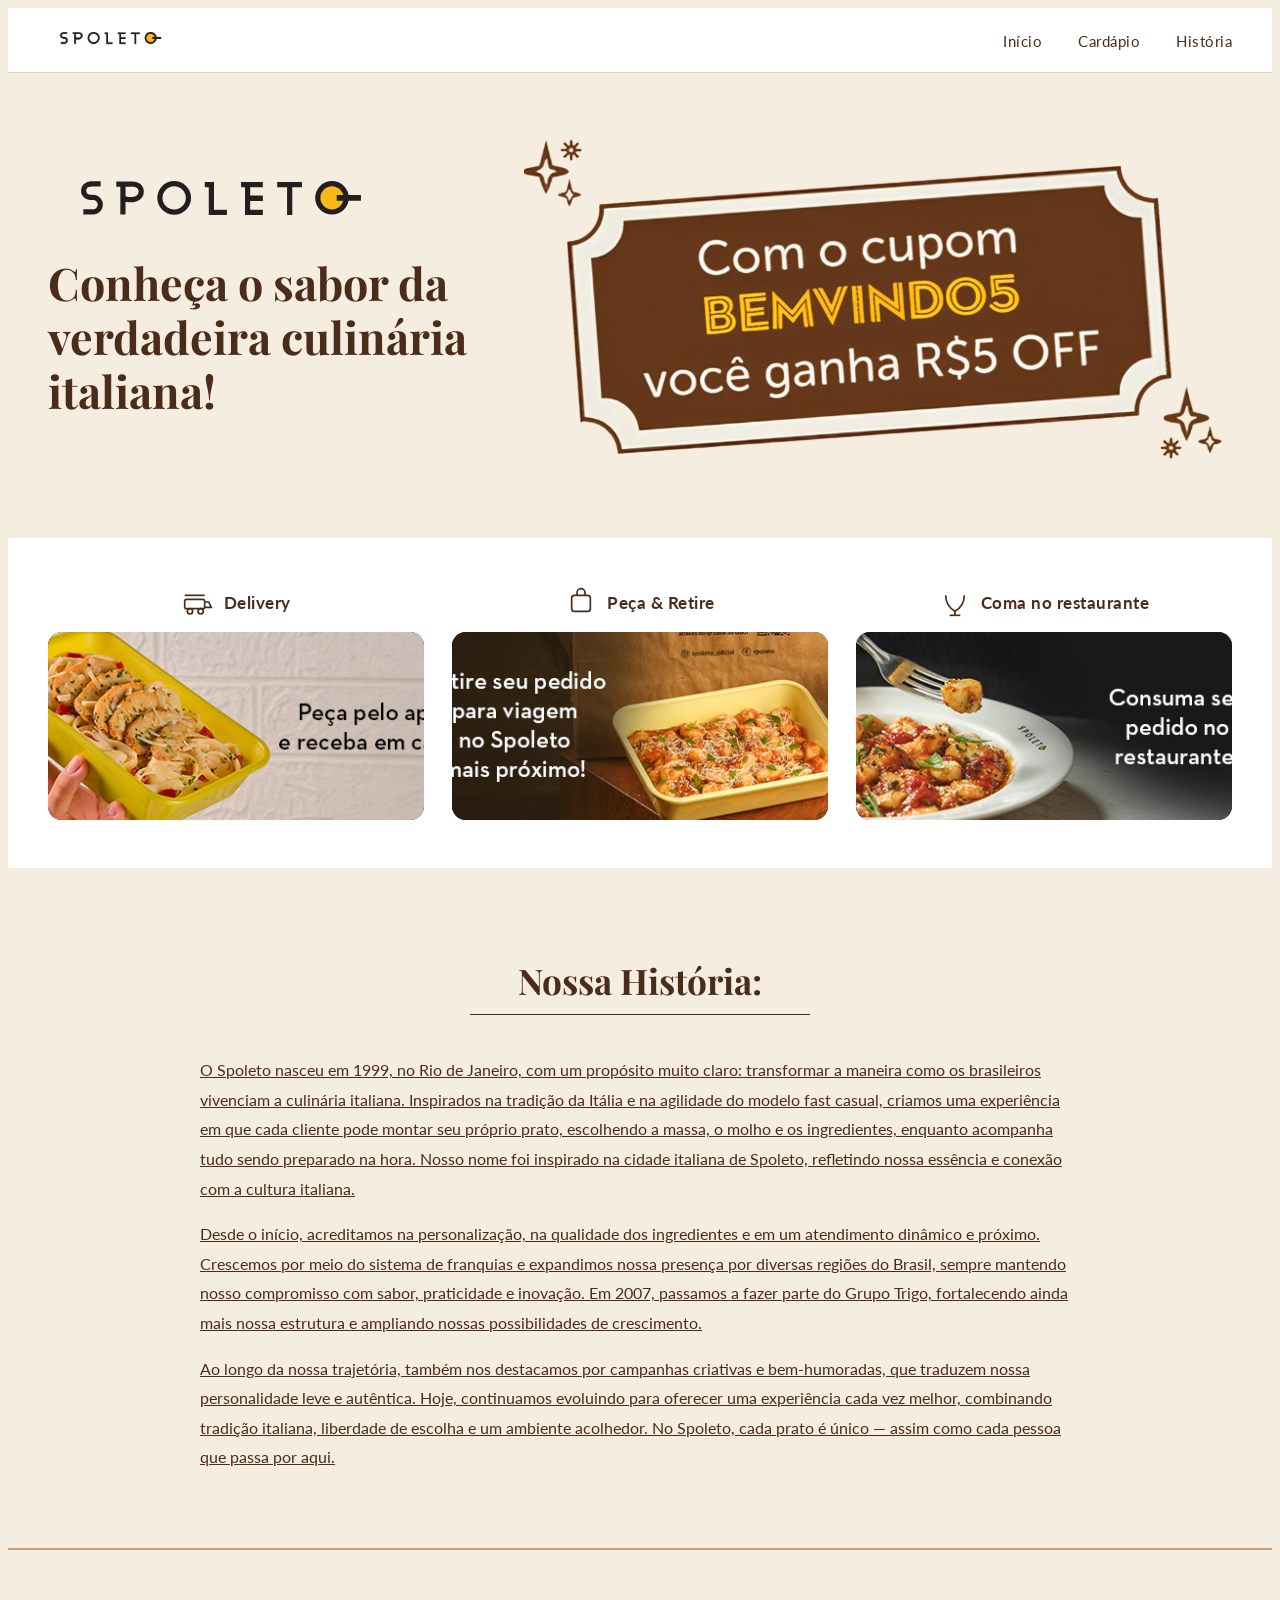
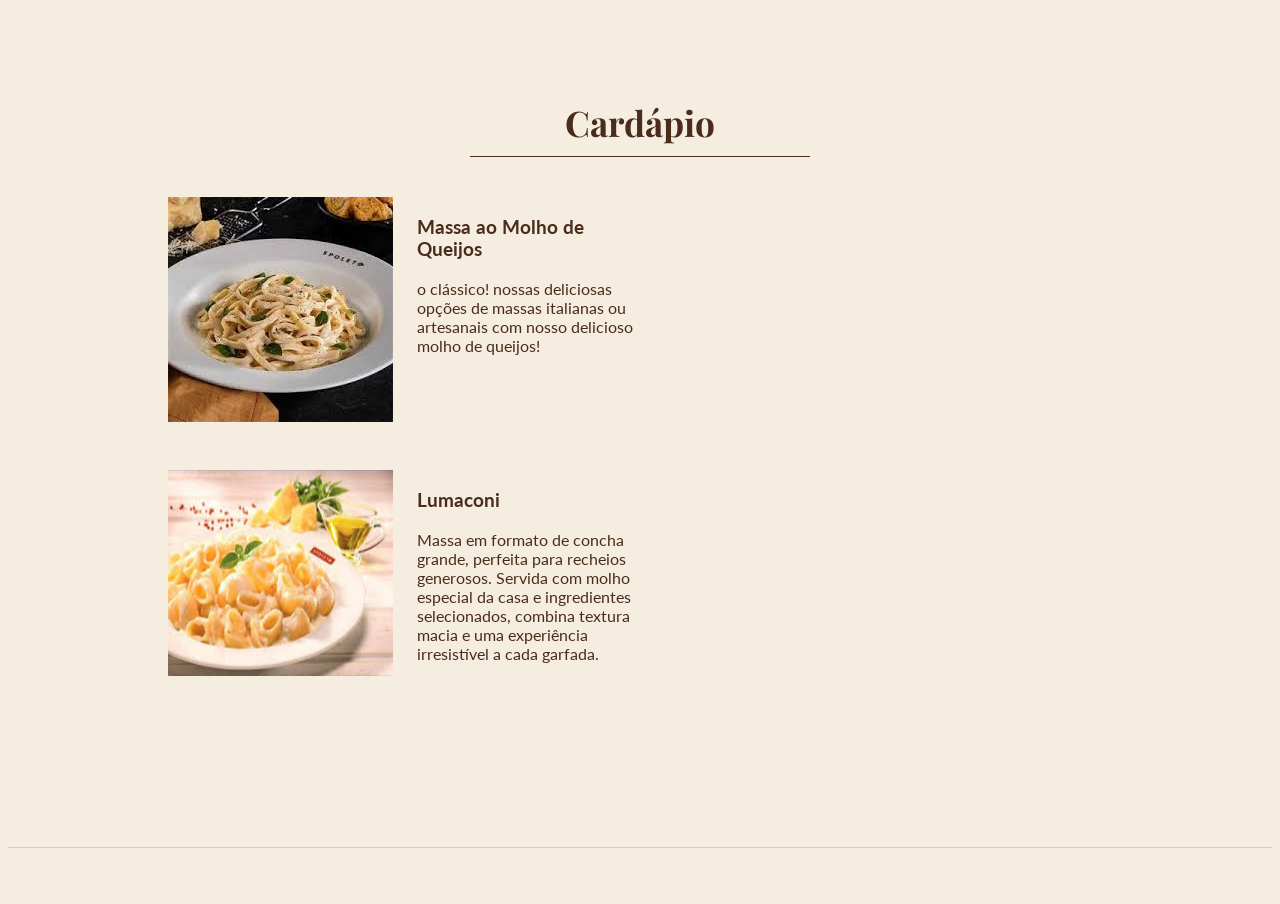
<file: site_spoleto/index.html>
<!DOCTYPE html>
<html lang="pt-BR">
<head>
  <meta charset="UTF-8" />
  <meta name="viewport" content="width=device-width, initial-scale=1.0"/>
  <link href="https://fonts.googleapis.com/css2?family=Playfair+Display:wght@400;700&family=Lato:wght@300;400;700&display=swap" rel="stylesheet"/>
  <link rel="stylesheet" href="style.css"/>
</head>
<body>

  <nav>
    <div class="logo">
      <img src="img/logo.png" alt="Logo"/>
    </div>
    <ul class="nav-links">
      <li><a href="#" onclick="showPage('inicio')">Início</a></li>
      <li><a href="#" onclick="showPage('cardapio')">Cardápio</a></li>
      <li><a href="#" onclick="showPage('historia')">História</a></li>

    </ul>
  </nav>

  <div id="inicio" class="page active">
    <div class="hero-left">
      <div class="sub-logo">
        <img src="img/logo.png" alt="Logo"/>      
    </div>
      <h1>Conheça o sabor da verdadeira culinária italiana!</h1>
    </div>
  <div class="hero-cupom">
  <img src="img/cupom-removebg-preview.png" alt="Cupom"/>
</div>
  </div>

  <div id="inicio-services" class="page active">
    <section class="services">
      <div class="services-grid">

        <div class="service-col">
          <div class="service-label">
            <svg viewBox="0 0 48 48" fill="none" stroke="#4a2c1a" stroke-width="2.5">
              <rect x="4" y="20" width="30" height="14" rx="3"/>
              <circle cx="12" cy="38" r="4"/><circle cx="28" cy="38" r="4"/>
              <path d="M34 24h6l4 8H34"/><line x1="4" y1="14" x2="34" y2="14"/>
            </svg>
            Delivery
          </div>
          <div class="service-card">
            <img src="img/delivery.jpg" alt="Delivery"/>
          </div>
        </div>

        <div class="service-col">
          <div class="service-label">
            <svg viewBox="0 0 48 48" fill="none" stroke="#4a2c1a" stroke-width="2.5">
              <rect x="10" y="14" width="28" height="24" rx="4"/>
              <path d="M18 14V10a6 6 0 0 1 12 0v4"/>
            </svg>
            Peça &amp; Retire
          </div>
          <div class="service-card">
            <img src="img/retirada.jpg" alt="Peça e Retire"/>
          </div>
        </div>

        <div class="service-col">
          <div class="service-label">
            <svg viewBox="0 0 48 48" fill="none" stroke="#4a2c1a" stroke-width="2.5">
              <path d="M10 14 Q10 30 24 38 Q38 30 38 14"/>
              <line x1="24" y1="38" x2="24" y2="44"/>
              <line x1="16" y1="44" x2="32" y2="44"/>
            </svg>
            Coma no restaurante
          </div>
          <div class="service-card">
            <img src="img/local.jpg" alt="Restaurante"/>
          </div>
        </div>

      </div>
    </section>
  </div>

  <div id="historia" class="page">
    <section style="background:var(--cream); padding: 60px 80px;">
      <h2 class="titulo">Nossa História:</h2>
      <div class="divider"></div>
      <p>O Spoleto nasceu em 1999, no Rio de Janeiro, com um propósito muito claro: transformar a maneira como os brasileiros vivenciam a culinária italiana. Inspirados na tradição da Itália e na agilidade do modelo fast casual, criamos uma experiência em que cada cliente pode montar seu próprio prato, escolhendo a massa, o molho e os ingredientes, enquanto acompanha tudo sendo preparado na hora. Nosso nome foi inspirado na cidade italiana de Spoleto, refletindo nossa essência e conexão com a cultura italiana.</p>
      <p>Desde o início, acreditamos na personalização, na qualidade dos ingredientes e em um atendimento dinâmico e próximo. Crescemos por meio do sistema de franquias e expandimos nossa presença por diversas regiões do Brasil, sempre mantendo nosso compromisso com sabor, praticidade e inovação. Em 2007, passamos a fazer parte do Grupo Trigo, fortalecendo ainda mais nossa estrutura e ampliando nossas possibilidades de crescimento.</p>
      <p>Ao longo da nossa trajetória, também nos destacamos por campanhas criativas e bem-humoradas, que traduzem nossa personalidade leve e autêntica. Hoje, continuamos evoluindo para oferecer uma experiência cada vez melhor, combinando tradição italiana, liberdade de escolha e um ambiente acolhedor. No Spoleto, cada prato é único — assim como cada pessoa que passa por aqui.</p>
    </section>
  </div>

  <div id="cardapio" class="page">
    <section style="background:var(--cream); padding: 60px 80px;">
      <h2 class="titulo">Cardápio</h2>
      <div class="divider"></div>

      <div class="menu-item">
       <img src="img/massa.jpg" alt="cardapio">
        <div class="menu-item-info">
          <h3>Massa ao Molho de Queijos</h3>
          <p>o clássico! nossas deliciosas opções de massas italianas ou artesanais com nosso delicioso molho de queijos!</p>
        </div>
      </div>

      <div class="menu-item">
       <img src="img/luma_resized.jpg.png" alt="">
        <div class="menu-item-info">
          <h3>Lumaconi</h3>
          <p>Massa em formato de concha grande, perfeita para recheios generosos. Servida com molho especial da casa e ingredientes selecionados, combina textura macia e uma experiência irresistível a cada garfada.</p>
        </div>
      </div>
    </section>
  </div>



 

  <footer>
    <div class="footer-img">
      <img src="img/logo.png" alt="Logo"/>
    </div>
  </footer>
</body>
</html>
</file>
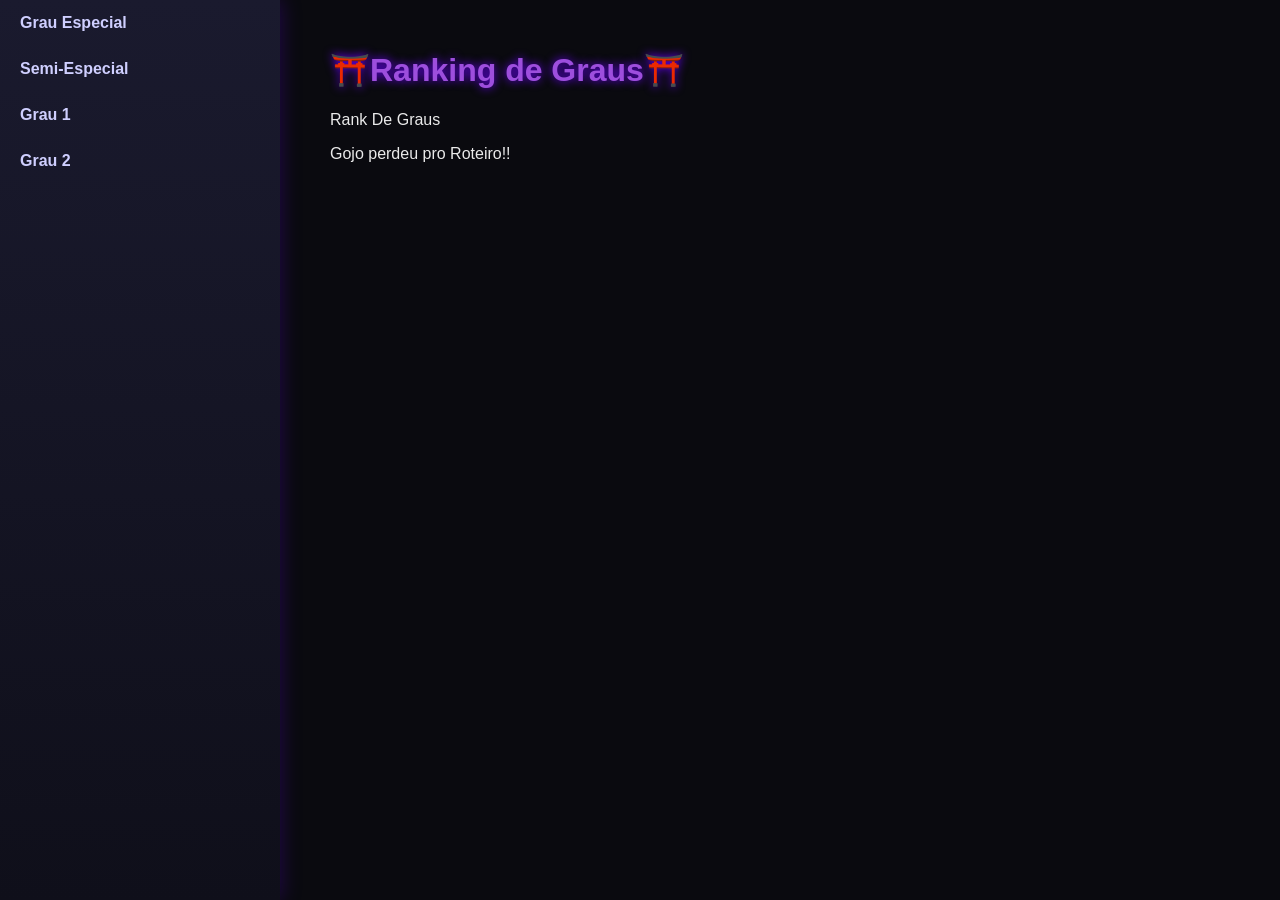
<file: Atividade extra/menu_lateral/tierjjk.html>
<!DOCTYPE html>
<html lang="en">
<head>
    <meta charset="UTF-8">
    <meta name="viewport" content="width=device-width, initial-scale=1.0">
    <link rel="stylesheet" href="estilo.css">
    <link rel="shortcut icon" href="img/favvdd.png" type="">
    <title>RANK DE FEITICEIROS</title>
</head>
<body>
  <nav>
    <ul>
        <li>
          <a href=""><strong>Grau Especial</strong></a>
          <ul>
            <li><a href="">Gojo Satoru</a></li>
            <li><a href="">Ryomen Sukuna</a></li>
            <li><a href="">Yuta Okkotsu</a></li>
            <li><a href="">Suguru Geto</a></li>
            <li><a href="">Yuki Tsukumo</a></li>
            <li><a href="">Kenjaku</a></li>
          </ul>
        </li>
  
        <li>
          <a href=""><strong>Semi-Especial</strong></a>
          <ul>
            <li><a href="">Jogo</a></li>
            <li><a href="">Hanami</a></li>
            <li><a href="">Dagon</a></li>
            <li><a href="">Choso</a></li>
            <li><a href="">Naoya Zenin</a></li>
          </ul>
        </li>
  
        <li>
          <a href=""><strong>Grau 1</strong></a>
          <ul>
            <li><a href="">Nanami Kento</a></li>
            <li><a href="">Aoi Todo</a></li>
            <li><a href="">Naobito Zenin</a></li>
            <li><a href="">Mei Mei</a></li>
            <li><a href="">Maki Zenin</a></li>
            <li><a href="">Yuji Itadori</a></li>
            <li><a href="">Mai Zenin</a></li>
            <li><a href="">Takuma Ino</a></li>
          </ul>
        </li>
  
        <li>
          <a href=""><strong>Grau 2</strong></a>
          <ul>
            <li><a href="">Megumi Fushiguro</a></li>
            <li><a href="">Nobara Kugisaki</a></li>
            <li><a href="">Kasumi Miwa</a></li>
            <li><a href="">Noritoshi Kamo</a></li>
            <li><a href="">Momo Nishimiya</a></li>
            <li><a href="">Kirara Hoshi</a></li>
          </ul>
        </li>
      </ul>
    </nav>
  
    <div style="clear: both;"></div>
  </nav>

  <div style="clear: both;"></div>

  <div class="content">
    <h1>⛩️Ranking de Graus⛩️</h1>
    <p>Rank De Graus</p>
    <p>Gojo perdeu pro Roteiro!!</p>
  </div>

</body>
</html>
</file>
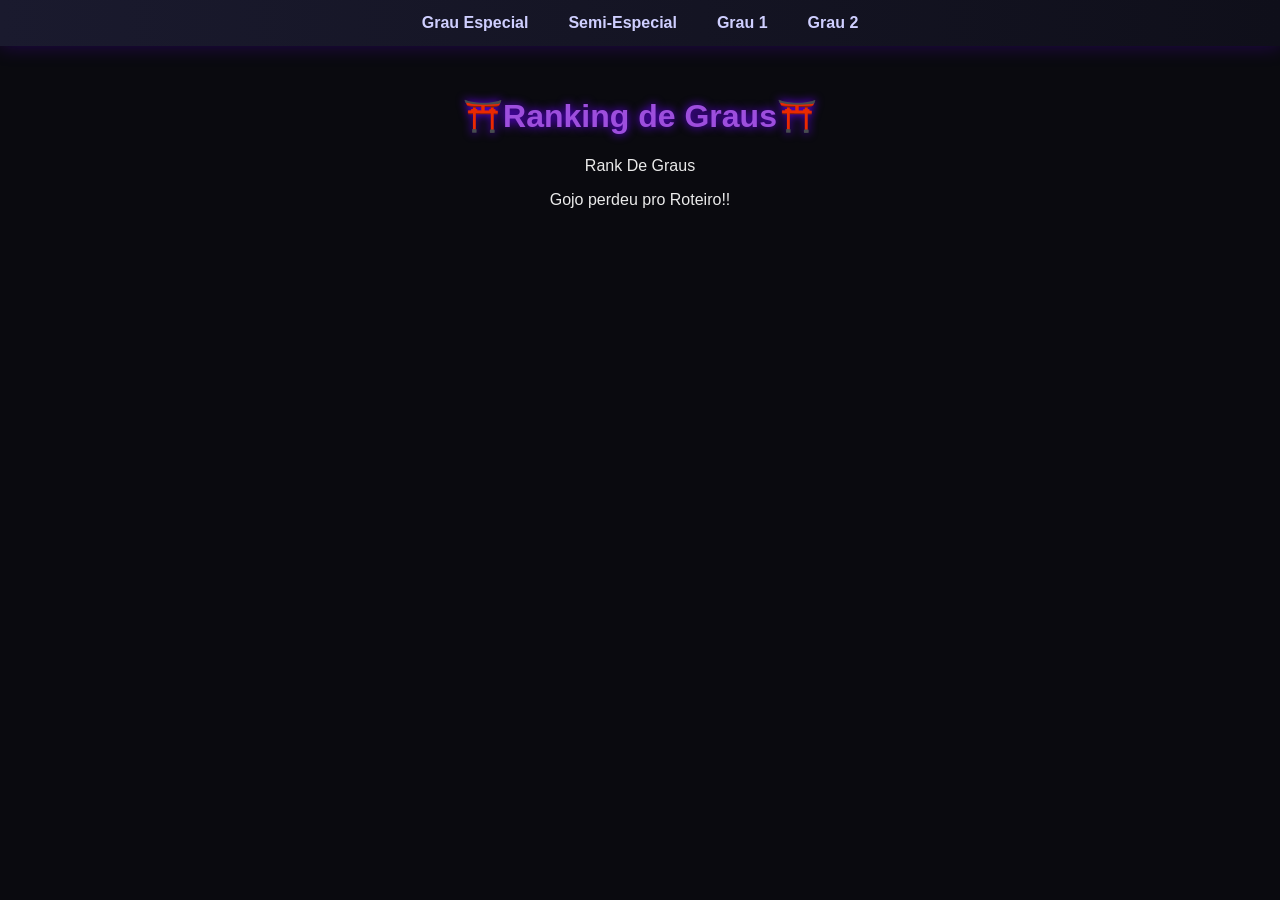
<file: Atividade extra/menu_superior/jjk_menusuperior.html>
<!DOCTYPE html>
<html lang="en">
<head>
    <meta charset="UTF-8">
    <meta name="viewport" content="width=device-width, initial-scale=1.0">
    <link rel="stylesheet" href="estilo_menusuperior.css">
    <link rel="shortcut icon" href="img/favvdd.png" type="">
    <title>RANK DE FEITICEIROS</title>
</head>
<body>
  <nav>
    <ul>
        <li>
          <a href=""><strong>Grau Especial</strong></a>
          <ul>
            <li><a href="">Gojo Satoru</a></li>
            <li><a href="">Ryomen Sukuna</a></li>
            <li><a href="">Yuta Okkotsu</a></li>
            <li><a href="">Suguru Geto</a></li>
            <li><a href="">Yuki Tsukumo</a></li>
            <li><a href="">Kenjaku</a></li>
          </ul>
        </li>
  
        <li>
          <a href=""><strong>Semi-Especial</strong></a>
          <ul>
            <li><a href="">Jogo</a></li>
            <li><a href="">Hanami</a></li>
            <li><a href="">Dagon</a></li>
            <li><a href="">Choso</a></li>
            <li><a href="">Naoya Zenin</a></li>
          </ul>
        </li>
  
        <li>
          <a href=""><strong>Grau 1</strong></a>
          <ul>
            <li><a href="">Nanami Kento</a></li>
            <li><a href="">Aoi Todo</a></li>
            <li><a href="">Naobito Zenin</a></li>
            <li><a href="">Mei Mei</a></li>
            <li><a href="">Maki Zenin</a></li>
            <li><a href="">Yuji Itadori</a></li>
            <li><a href="">Mai Zenin</a></li>
            <li><a href="">Takuma Ino</a></li>
          </ul>
        </li>
  
        <li>
          <a href=""><strong>Grau 2</strong></a>
          <ul>
            <li><a href="">Megumi Fushiguro</a></li>
            <li><a href="">Nobara Kugisaki</a></li>
            <li><a href="">Kasumi Miwa</a></li>
            <li><a href="">Noritoshi Kamo</a></li>
            <li><a href="">Momo Nishimiya</a></li>
            <li><a href="">Kirara Hoshi</a></li>
          </ul>
        </li>
      </ul>
    </nav>
  
    <div style="clear: both;"></div>
  </nav>

  <div style="clear: both;"></div>

  <div class="content">
    <h1>⛩️Ranking de Graus⛩️</h1>
    <p>Rank De Graus</p>
    <p>Gojo perdeu pro Roteiro!!</p>
  </div>

</body>
</html>
</file>
<file: site_spoleto/style.css>
:root {
  --cream: #f5ede0;
  --brown: #4a2c1a;
  --gold: #c9852a;
  --light-brown: #c8a07a;
  --card-dark: #2d1a0e;
  --white: #fff;
}

body {
  font-family: 'Lato', sans-serif;
  background: var(--cream);
  color: var(--brown);
}

nav {
  display: flex;
  align-items: center;
  justify-content: space-between;
  padding: 0 40px;
  height: 64px;
  background: var(--white);
  border-bottom: 1px solid #e0d4c3;
  position: sticky;
  top: 0;
  z-index: 100;
}

.logo img {
  width: 120px;
  height: 44px;
  object-fit: contain;
}

.footer-logo-placeholder {
  width: 100px;
  height: 36px;
  display: inline-flex;
  align-items: center;
  justify-content: center;
}

.footer-logo-placeholder img {
  width: 100%;
  height: 100%;
  object-fit: contain;
}

.nav-links {
  display: flex;
  gap: 36px;
  list-style: none;
}

.nav-links a {
  text-decoration: none;
  color: var(--brown);
  font-size: 0.95rem;
  font-weight: 400;
  letter-spacing: 0.5px;
  transition: color 0.2s;
}

.nav-links a:hover { color: var(--gold); }

#inicio {
  background: var(--cream);
  padding: 60px 40px 50px;
  display: flex;
  align-items: center;
  justify-content: space-between;
  gap: 40px;
  min-height: 320px;
}

.hero-left .sub-logo {
  font-family: 'Playfair Display', serif;
  font-size: 1rem;
  letter-spacing: 4px;
  display: flex;
  align-items: center;
  gap: 4px;
  margin-bottom: 20px;
  color: var(--brown);
}

.hero-left h1 {
  font-family: 'Playfair Display', serif;
  font-size: 2.8rem;
  font-weight: 700;
  line-height: 1.2;
  color: var(--brown);
  max-width: 420px;
}




.services {
  background: var(--white);
  padding: 48px 40px;
}

.services-grid {
  display: grid;
  grid-template-columns: repeat(3, 1fr);
  gap: 28px;
}

.service-col {
  display: flex;
  flex-direction: column;
  align-items: center;
  gap: 14px;
}

.service-label {
  display: flex;
  align-items: center;
  gap: 10px;
  font-size: 1.05rem;
  font-weight: 700;
  color: var(--brown);
  letter-spacing: 0.5px;
}

.service-label svg { width: 32px; height: 32px; }

.service-card {
  border-radius: 14px;
  overflow: hidden;
  width: 100%;
  aspect-ratio: 2/1;
  position: relative;
  background: var(--card-dark);
}

.img-placeholder {
  width: 100%;
  height: 100%;
  position: absolute;
  inset: 0;
  display: flex;
  flex-direction: column;
  align-items: center;
  justify-content: center;
  gap: 8px;
  border: 2px dashed var(--light-brown);
  border-radius: 14px;
  background: #2d1a0e55;
  color: var(--light-brown);
  font-size: 0.75rem;
  letter-spacing: 1px;
  cursor: pointer;
  transition: background 0.2s;
}

.img-placeholder:hover { background: #2d1a0e88; }

.img-placeholder svg {
  width: 28px;
  height: 28px;
  opacity: 0.7;
}

.img-placeholder input[type="file"] {
  position: absolute;
  inset: 0;
  opacity: 0;
  cursor: pointer;
  width: 100%;
  height: 100%;
}

.service-card img {
  width: 100%;
  height: 100%;
  object-fit: cover;
  position: absolute;
  inset: 0;
}

.service-card .caption {
  position: absolute;
  right: 16px;
  top: 50%;
  transform: translateY(-50%);
  color: var(--white);
  font-size: 0.9rem;
  font-weight: 700;
  text-align: right;
  max-width: 150px;
  line-height: 1.4;
  text-shadow: 0 2px 8px rgba(0,0,0,0.5);
  z-index: 2;
  pointer-events: none;
}

.titulo {
  font-family: 'Playfair Display', serif;
  font-size: 2.2rem;
  color: var(--brown);
  text-align: center;
  margin-bottom: 10px;
}

.divider {
  width: 340px;
  height: 1px;
  background: var(--brown);
  margin: 0 auto 40px;
}



#historia p {
  font-size: 1rem;
  line-height: 1.85;
  color: var(--brown);
  text-decoration: underline;
  text-decoration-color: var(--brown);
  margin-bottom: 16px;
  max-width: 880px;
  margin-left: auto;
  margin-right: auto;
}

#cardapio {
  background: var(--cream);
  padding: 60px 80px;
  border-top: 2px solid var(--light-brown);
}

.menu-item {
  display: flex;
  align-items: flex-start;
  gap: 24px;
  margin-bottom: 48px;
  width: 50%;
}

.menu-item-img {
  width: 70px;
  height: 70px;
  border-radius: 10px;
  flex-shrink: 0;
  background: #3a2010;
  border: 2px dashed var(--light-brown);
  display: flex;
  align-items: center;
  justify-content: center;
  font-size: 0.7rem;
  color: var(--light-brown);
  text-align: center;
  overflow: hidden;
  position: relative;
  cursor: pointer;
}



.menu-item-img img.uploaded {
  width: 100%;
  height: 100%;
  object-fit: cover;
}


footer {
  background: var(--cream);
  border-top: 1px solid #d9c9b5;
  text-align: center;
  padding: 24px;
}

.footer-img {
  width: 100px;
  height: 36px;
  border-radius: 6px;
  border: 2px dashed var(--light-brown);
  background: #fdf5ec;
  display: inline-flex;
  align-items: center;
  justify-content: center;
  font-size: 0.65rem;
  color: var(--light-brown);
  letter-spacing: 1px;
  cursor: pointer;
  overflow: hidden;
  position: relative;
}

.footer-img {
  position: absolute;
  inset: 0;
  opacity: 0;
  cursor: pointer;
}

.footer-img{
  width: 100%;
  height: 100%;
  object-fit: contain;
}
</file>
<file: Atividade extra/menu_lateral/estilo.css>
body {
    margin: 0;
    font-family: 'Segoe UI', sans-serif;
    background-color: #0a0a0f;
    color: #eaeaea;
}
nav {
    width: 280px;
    height: 100vh;
    background: linear-gradient(180deg, #1a1a2e, #0f0f1a);
    position: fixed;
    box-shadow: 0 0 20px #6a00ff44;
}
nav ul {
    list-style: none;
    padding: 0;
    margin: 0;
}
nav ul li a {
    display: block;
    padding: 14px 20px;
    text-decoration: none;
    color: #cfcfff;
    font-weight: bold;
    transition: 0.3s;
}
nav ul li a:hover {
    background: #6a00ff;
    color: white;
    box-shadow: inset 0 0 10px #ffffff55;
}
nav ul li ul {
    background: #141420;
    display: none;
    padding-left: 10px;
}
nav ul li:hover ul {
    display: block;
}

nav ul li ul li a {
    padding: 10px 20px;
    font-weight: normal;
    color: #aaaaff;
}
nav ul li ul li a:hover {
    background: #9d4edd;
    color: #fff;
}
.content {
    margin-left: 300px;
    padding: 30px;
}
.content h1 {
    color: #9d4edd;
    text-shadow: 0 0 10px #6a00ff;
}
</file>
<file: Atividade extra/menu_superior/estilo_menusuperior.css>
body {
    margin: 0;
    font-family: 'Segoe UI', sans-serif;
    background-color: #0a0a0f;
    color: #eaeaea;
    text-align: center;
}


nav {
    width: 100%;
    background: linear-gradient(90deg, #1a1a2e, #0f0f1a);
    box-shadow: 0 0 20px #6a00ff44;
}

nav ul {
    list-style: none;
    padding: 0;
    margin: 0;
    display: flex;
    justify-content: center;
    align-items: center;
}


nav ul li {
    position: relative;
}


nav ul li a {
    display: block;
    padding: 14px 20px;
    text-decoration: none;
    color: #cfcfff;
    font-weight: bold;
    transition: 0.3s;
}

nav ul li a:hover {
    background: #6a00ff;
    color: white;
    box-shadow: inset 0 0 10px #ffffff55;
}


nav ul li ul {
    position: absolute;
    top: 100%;
    left: 50%;
    transform: translateX(-50%); 
    background: #141420;
    display: none;
    min-width: 180px;
}

nav ul li:hover ul {
    display: block;
}


nav ul li ul li a {
    padding: 10px 20px;
    font-weight: normal;
    color: #aaaaff;
    text-align: center;
}

nav ul li ul li a:hover {
    background: #9d4edd;
    color: #fff;
}


.content {
    margin: 0 auto;
    padding: 30px;
    max-width: 900px; 
}

.content h1 {
    color: #9d4edd;
    text-shadow: 0 0 10px #6a00ff;
}
</file>
